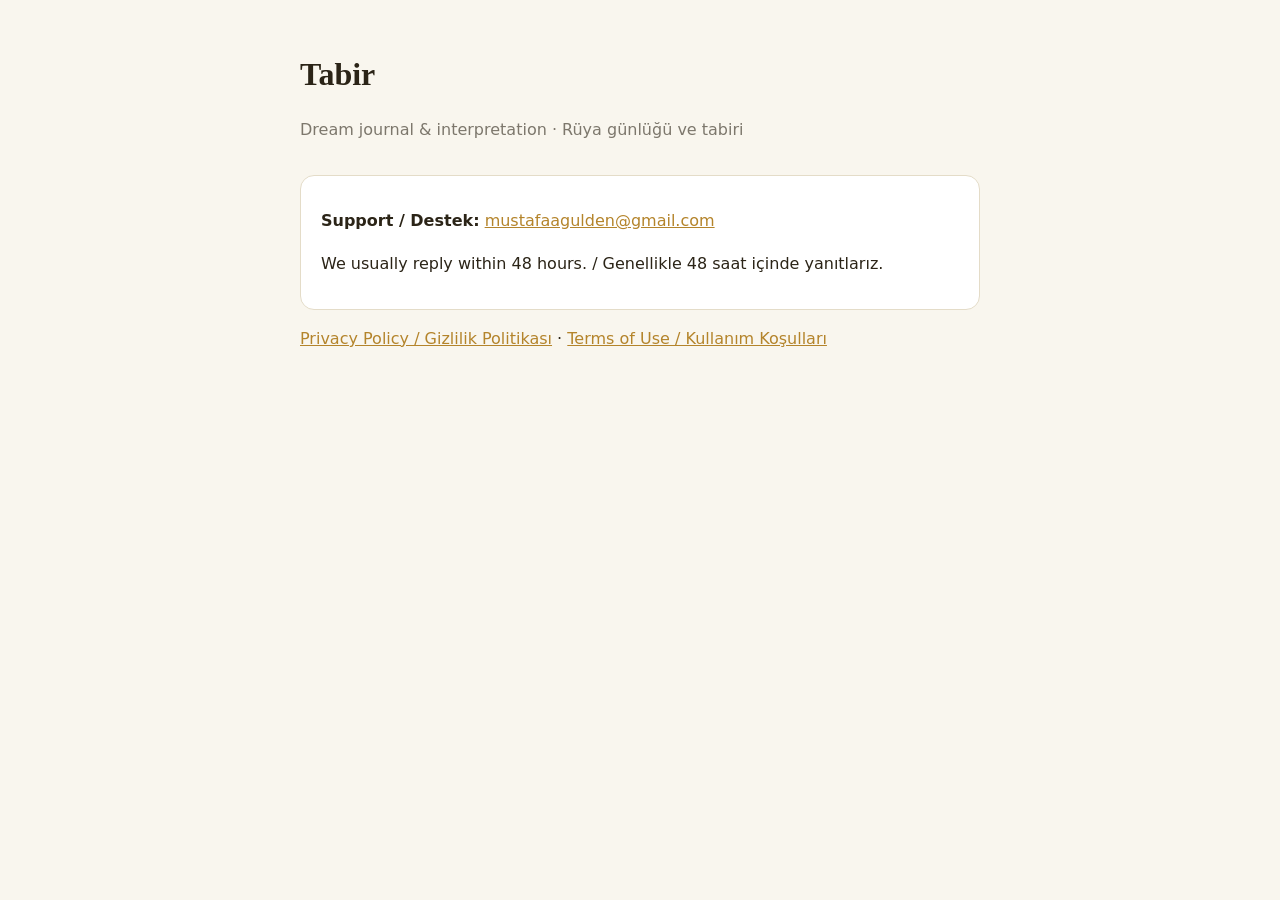
<file: index.html>
<!DOCTYPE html><html lang="en"><head><meta charset="utf-8"><meta name="viewport" content="width=device-width, initial-scale=1">
<title>Tabir — Support</title><link rel="stylesheet" href="style.css"></head><body><main>
<h1>Tabir</h1><p class="sub">Dream journal &amp; interpretation · Rüya günlüğü ve tabiri</p>
<div class="card">
<p><strong>Support / Destek:</strong> <a href="mailto:mustafaagulden@gmail.com">mustafaagulden@gmail.com</a></p>
<p>We usually reply within 48 hours. / Genellikle 48 saat içinde yanıtlarız.</p>
</div>
<p><a href="privacy.html">Privacy Policy / Gizlilik Politikası</a> · <a href="terms.html">Terms of Use / Kullanım Koşulları</a></p>
</main></body></html>
</file>
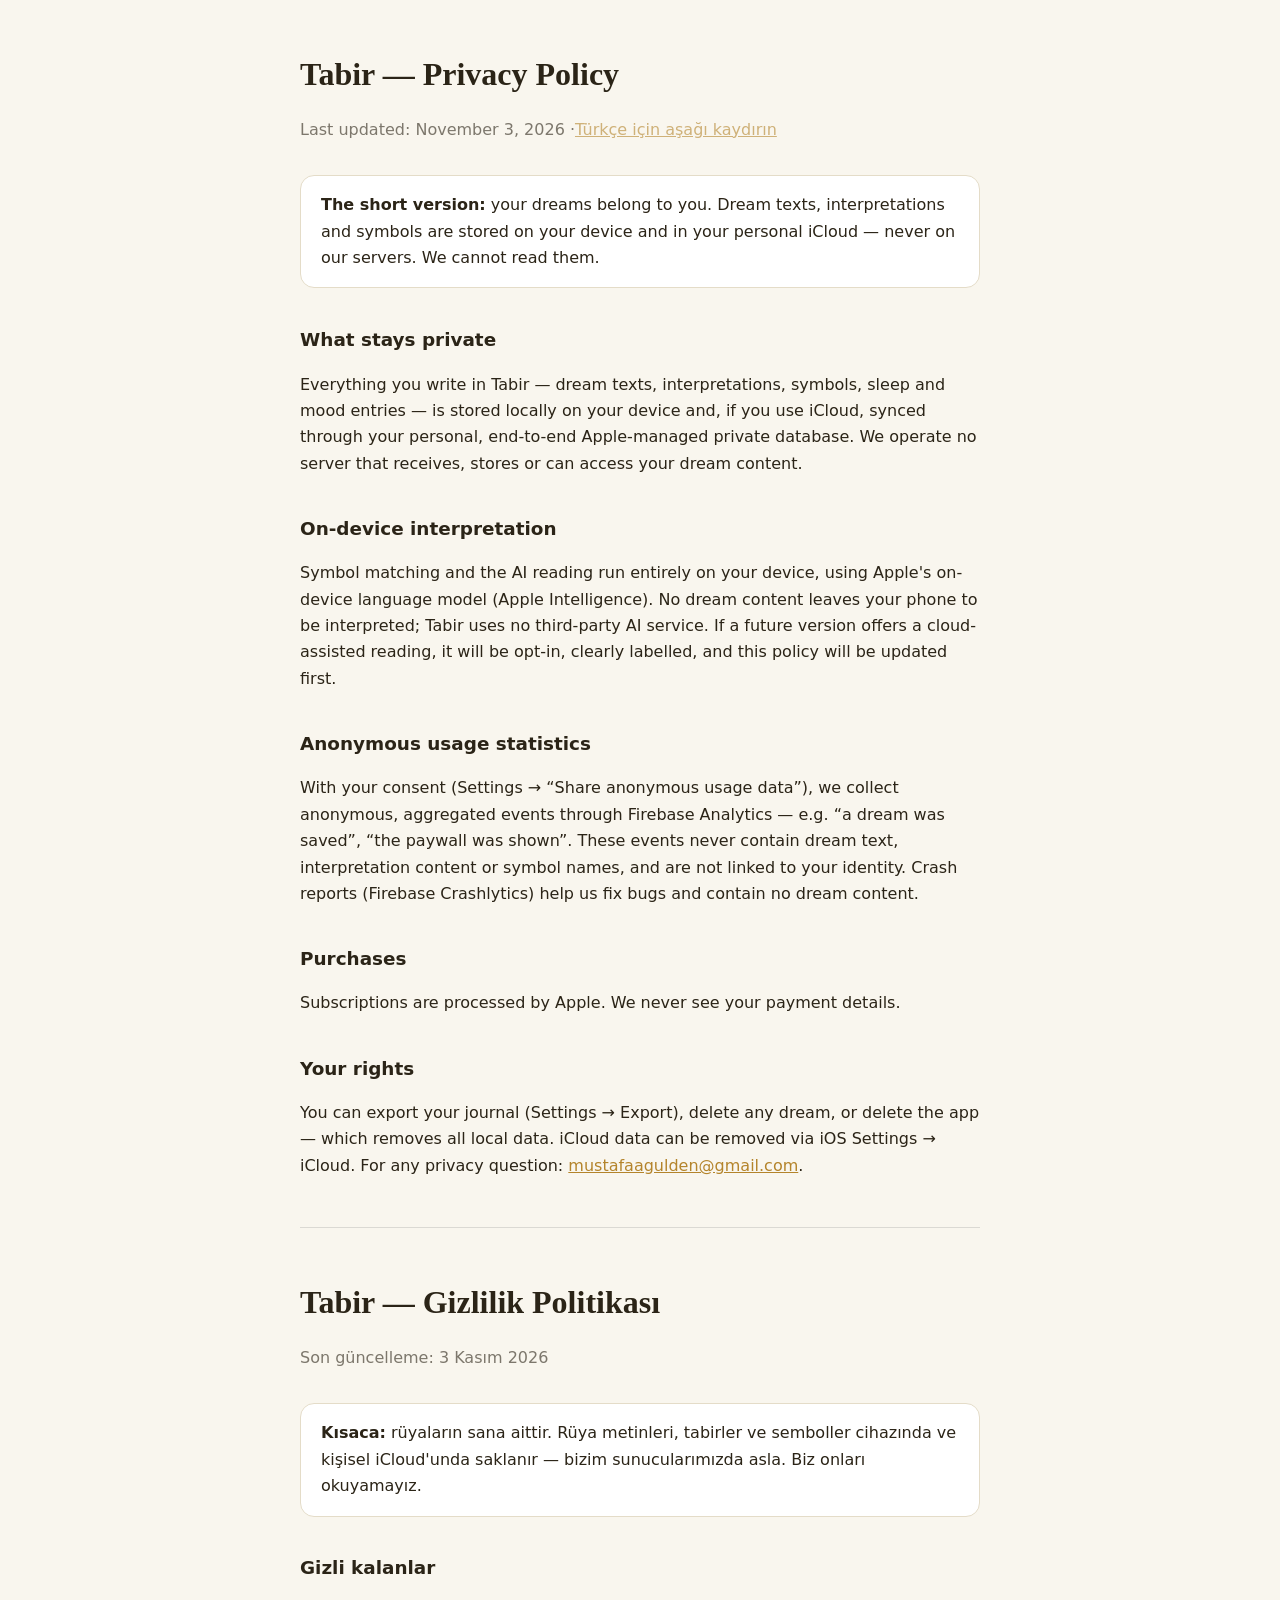
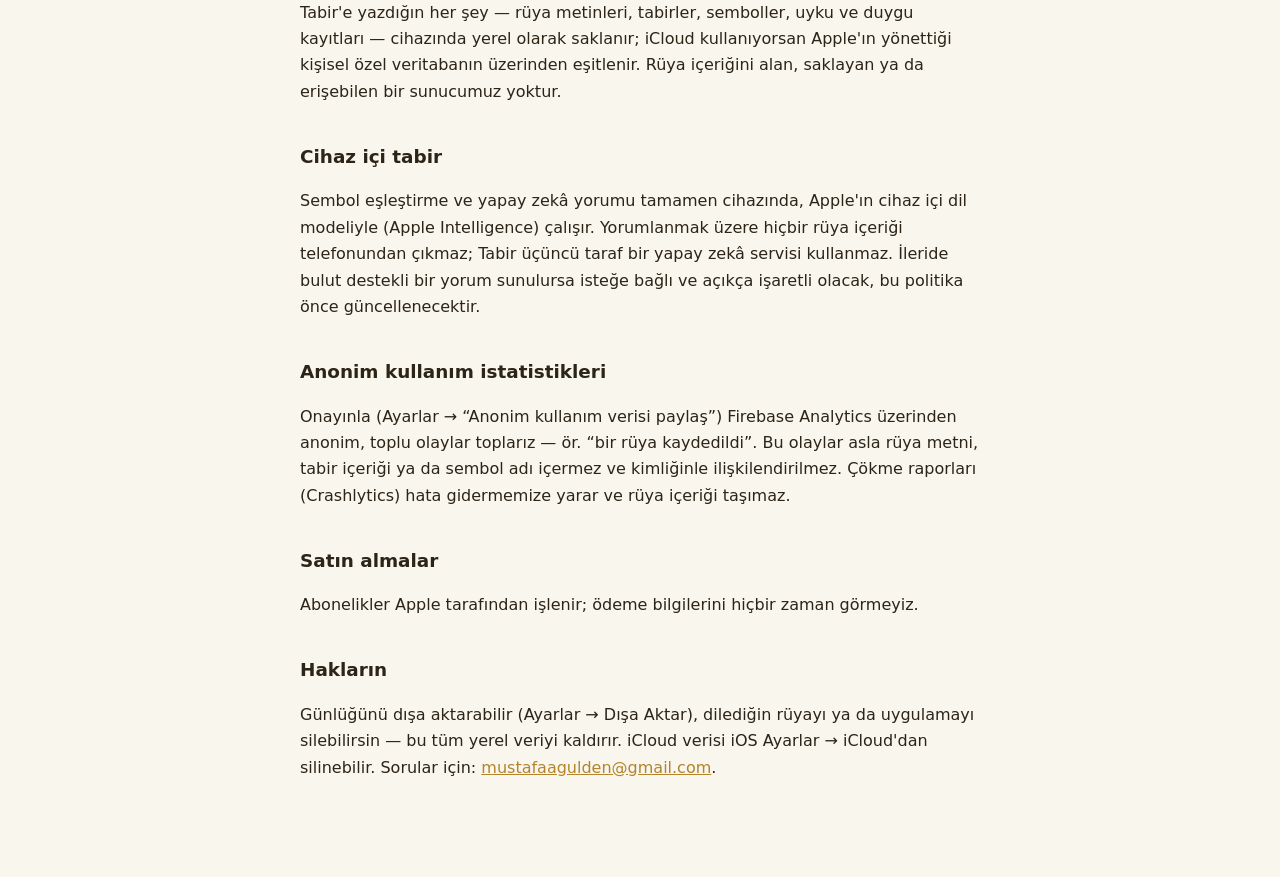
<file: privacy.html>
<!DOCTYPE html><html lang="en"><head><meta charset="utf-8"><meta name="viewport" content="width=device-width, initial-scale=1">
<title>Tabir — Privacy Policy</title><link rel="stylesheet" href="style.css"></head><body><main>
<h1>Tabir — Privacy Policy</h1><p class="sub">Last updated: November 3, 2026 ·<a href="#tr">Türkçe için aşağı kaydırın</a></p>

<div class="card"><strong>The short version:</strong> your dreams belong to you. Dream texts, interpretations and symbols are stored on your device and in your personal iCloud — never on our servers. We cannot read them.</div>

<h2>What stays private</h2>
<p>Everything you write in Tabir — dream texts, interpretations, symbols, sleep and mood entries — is stored locally on your device and, if you use iCloud, synced through your personal, end-to-end Apple-managed private database. We operate no server that receives, stores or can access your dream content.</p>

<h2>On-device interpretation</h2>
<p>Symbol matching and the AI reading run entirely on your device, using Apple's on-device language model (Apple Intelligence). No dream content leaves your phone to be interpreted; Tabir uses no third-party AI service. If a future version offers a cloud-assisted reading, it will be opt-in, clearly labelled, and this policy will be updated first.</p>

<h2>Anonymous usage statistics</h2>
<p>With your consent (Settings → “Share anonymous usage data”), we collect anonymous, aggregated events through Firebase Analytics — e.g. “a dream was saved”, “the paywall was shown”. These events never contain dream text, interpretation content or symbol names, and are not linked to your identity. Crash reports (Firebase Crashlytics) help us fix bugs and contain no dream content.</p>

<h2>Purchases</h2>
<p>Subscriptions are processed by Apple. We never see your payment details.</p>

<h2>Your rights</h2>
<p>You can export your journal (Settings → Export), delete any dream, or delete the app — which removes all local data. iCloud data can be removed via iOS Settings → iCloud. For any privacy question: <a href="mailto:mustafaagulden@gmail.com">mustafaagulden@gmail.com</a>.</p>

<hr id="tr">
<h1>Tabir — Gizlilik Politikası</h1><p class="sub">Son güncelleme: 3 Kasım 2026</p>
<div class="card"><strong>Kısaca:</strong> rüyaların sana aittir. Rüya metinleri, tabirler ve semboller cihazında ve kişisel iCloud'unda saklanır — bizim sunucularımızda asla. Biz onları okuyamayız.</div>
<h2>Gizli kalanlar</h2>
<p>Tabir'e yazdığın her şey — rüya metinleri, tabirler, semboller, uyku ve duygu kayıtları — cihazında yerel olarak saklanır; iCloud kullanıyorsan Apple'ın yönettiği kişisel özel veritabanın üzerinden eşitlenir. Rüya içeriğini alan, saklayan ya da erişebilen bir sunucumuz yoktur.</p>
<h2>Cihaz içi tabir</h2>
<p>Sembol eşleştirme ve yapay zekâ yorumu tamamen cihazında, Apple'ın cihaz içi dil modeliyle (Apple Intelligence) çalışır. Yorumlanmak üzere hiçbir rüya içeriği telefonundan çıkmaz; Tabir üçüncü taraf bir yapay zekâ servisi kullanmaz. İleride bulut destekli bir yorum sunulursa isteğe bağlı ve açıkça işaretli olacak, bu politika önce güncellenecektir.</p>
<h2>Anonim kullanım istatistikleri</h2>
<p>Onayınla (Ayarlar → “Anonim kullanım verisi paylaş”) Firebase Analytics üzerinden anonim, toplu olaylar toplarız — ör. “bir rüya kaydedildi”. Bu olaylar asla rüya metni, tabir içeriği ya da sembol adı içermez ve kimliğinle ilişkilendirilmez. Çökme raporları (Crashlytics) hata gidermemize yarar ve rüya içeriği taşımaz.</p>
<h2>Satın almalar</h2>
<p>Abonelikler Apple tarafından işlenir; ödeme bilgilerini hiçbir zaman görmeyiz.</p>
<h2>Hakların</h2>
<p>Günlüğünü dışa aktarabilir (Ayarlar → Dışa Aktar), dilediğin rüyayı ya da uygulamayı silebilirsin — bu tüm yerel veriyi kaldırır. iCloud verisi iOS Ayarlar → iCloud'dan silinebilir. Sorular için: <a href="mailto:mustafaagulden@gmail.com">mustafaagulden@gmail.com</a>.</p>
</main></body></html>
</file>
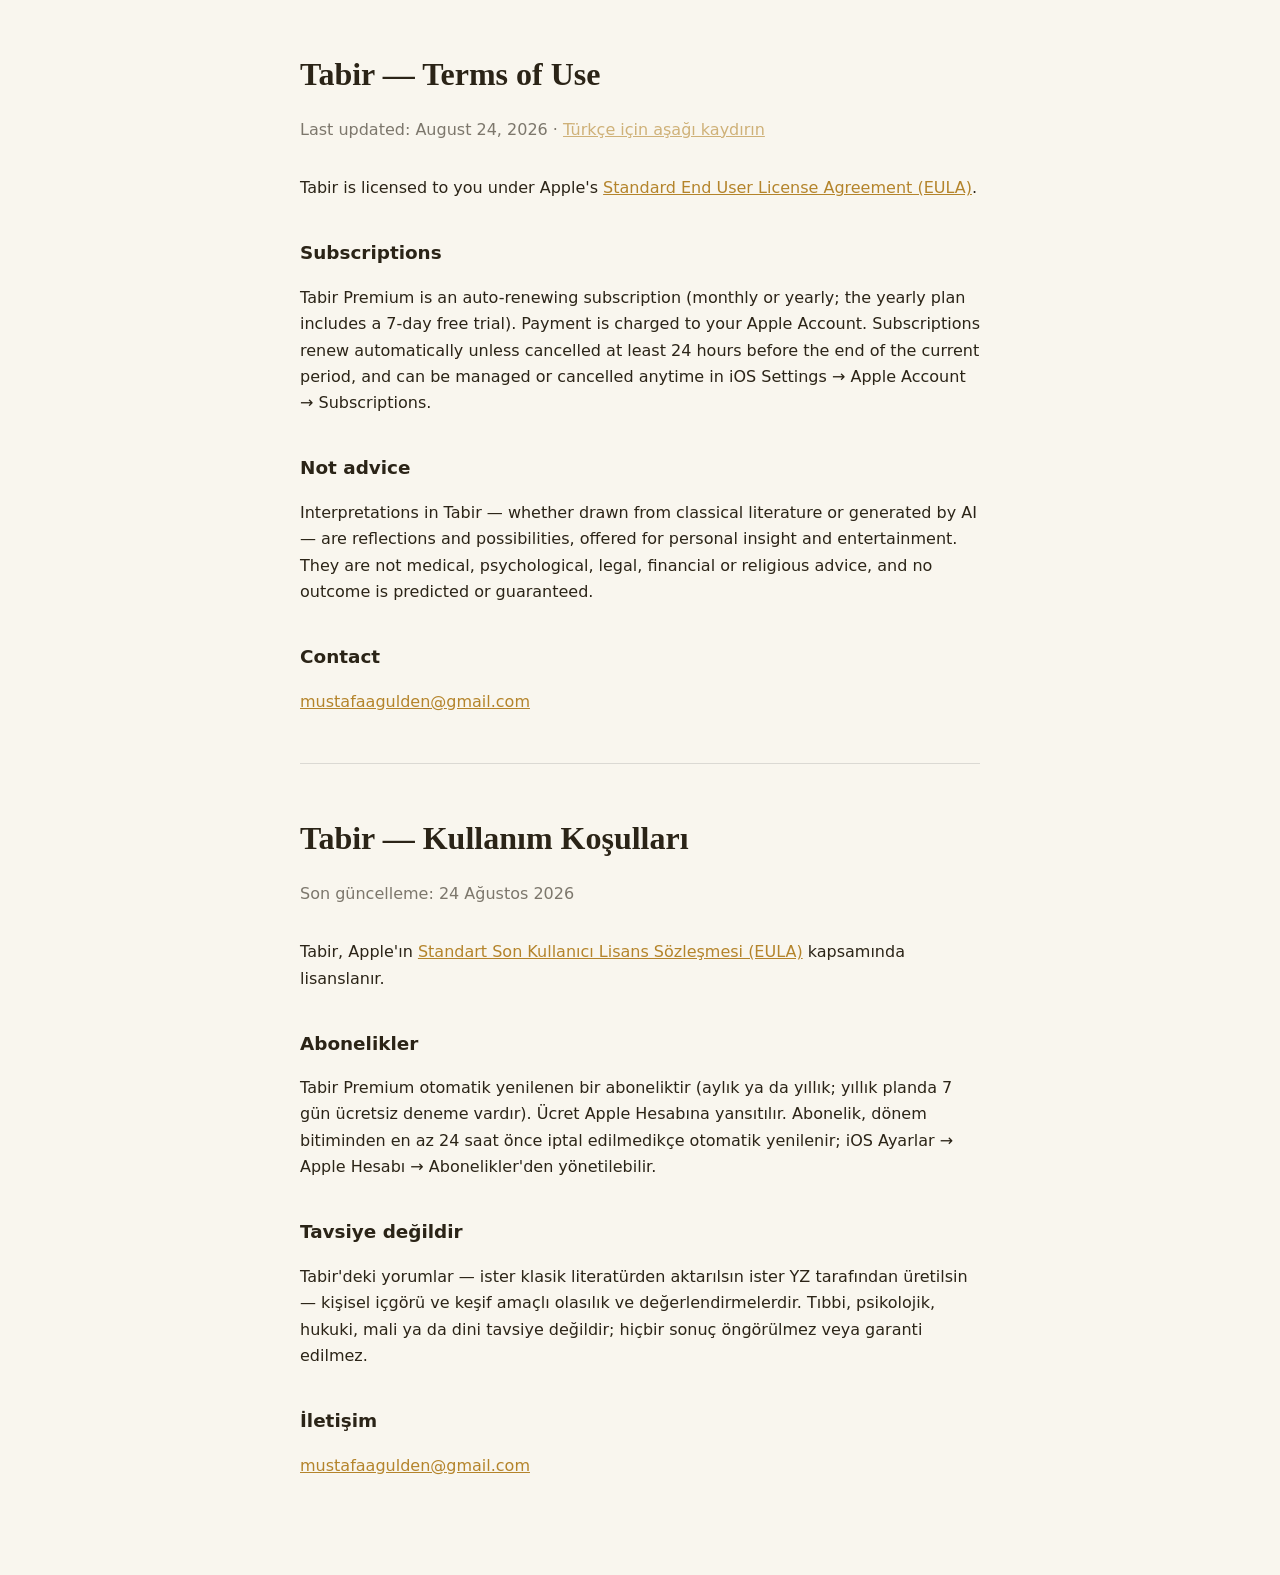
<file: terms.html>
<!DOCTYPE html><html lang="en"><head><meta charset="utf-8"><meta name="viewport" content="width=device-width, initial-scale=1">
<title>Tabir — Terms of Use</title><link rel="stylesheet" href="style.css"></head><body><main>
<h1>Tabir — Terms of Use</h1><p class="sub">Last updated: August 24, 2026 · <a href="#tr">Türkçe için aşağı kaydırın</a></p>
<p>Tabir is licensed to you under Apple's <a href="https://www.apple.com/legal/internet-services/itunes/dev/stdeula/">Standard End User License Agreement (EULA)</a>.</p>
<h2>Subscriptions</h2>
<p>Tabir Premium is an auto-renewing subscription (monthly or yearly; the yearly plan includes a 7-day free trial). Payment is charged to your Apple Account. Subscriptions renew automatically unless cancelled at least 24 hours before the end of the current period, and can be managed or cancelled anytime in iOS Settings → Apple Account → Subscriptions.</p>
<h2>Not advice</h2>
<p>Interpretations in Tabir — whether drawn from classical literature or generated by AI — are reflections and possibilities, offered for personal insight and entertainment. They are not medical, psychological, legal, financial or religious advice, and no outcome is predicted or guaranteed.</p>
<h2>Contact</h2><p><a href="mailto:mustafaagulden@gmail.com">mustafaagulden@gmail.com</a></p>
<hr id="tr">
<h1>Tabir — Kullanım Koşulları</h1><p class="sub">Son güncelleme: 24 Ağustos 2026</p>
<p>Tabir, Apple'ın <a href="https://www.apple.com/legal/internet-services/itunes/dev/stdeula/">Standart Son Kullanıcı Lisans Sözleşmesi (EULA)</a> kapsamında lisanslanır.</p>
<h2>Abonelikler</h2>
<p>Tabir Premium otomatik yenilenen bir aboneliktir (aylık ya da yıllık; yıllık planda 7 gün ücretsiz deneme vardır). Ücret Apple Hesabına yansıtılır. Abonelik, dönem bitiminden en az 24 saat önce iptal edilmedikçe otomatik yenilenir; iOS Ayarlar → Apple Hesabı → Abonelikler'den yönetilebilir.</p>
<h2>Tavsiye değildir</h2>
<p>Tabir'deki yorumlar — ister klasik literatürden aktarılsın ister YZ tarafından üretilsin — kişisel içgörü ve keşif amaçlı olasılık ve değerlendirmelerdir. Tıbbi, psikolojik, hukuki, mali ya da dini tavsiye değildir; hiçbir sonuç öngörülmez veya garanti edilmez.</p>
<h2>İletişim</h2><p><a href="mailto:mustafaagulden@gmail.com">mustafaagulden@gmail.com</a></p>
</main></body></html>
</file>
<file: style.css>
:root { color-scheme: light dark; }
body { margin: 0; font-family: -apple-system, system-ui, sans-serif; background: #F9F6EE; color: #2B2417; line-height: 1.65; }
@media (prefers-color-scheme: dark) { body { background: #0F1230; color: #F2EFE9; } a { color: #F2C87A; } .card { background: rgba(255,255,255,.05); border-color: rgba(255,255,255,.1); } }
main { max-width: 680px; margin: 0 auto; padding: 48px 24px 80px; }
h1 { font-family: Georgia, serif; font-size: 2rem; margin: 0 0 4px; }
h2 { font-size: 1.15rem; margin-top: 2em; }
.sub { opacity: .6; margin-bottom: 2em; }
a { color: #B4842B; }
.card { border: 1px solid #E4DCC8; border-radius: 14px; padding: 16px 20px; background: #fff; margin: 1em 0; }
hr { border: none; border-top: 1px solid rgba(128,128,128,.25); margin: 3em 0; }
</file>
